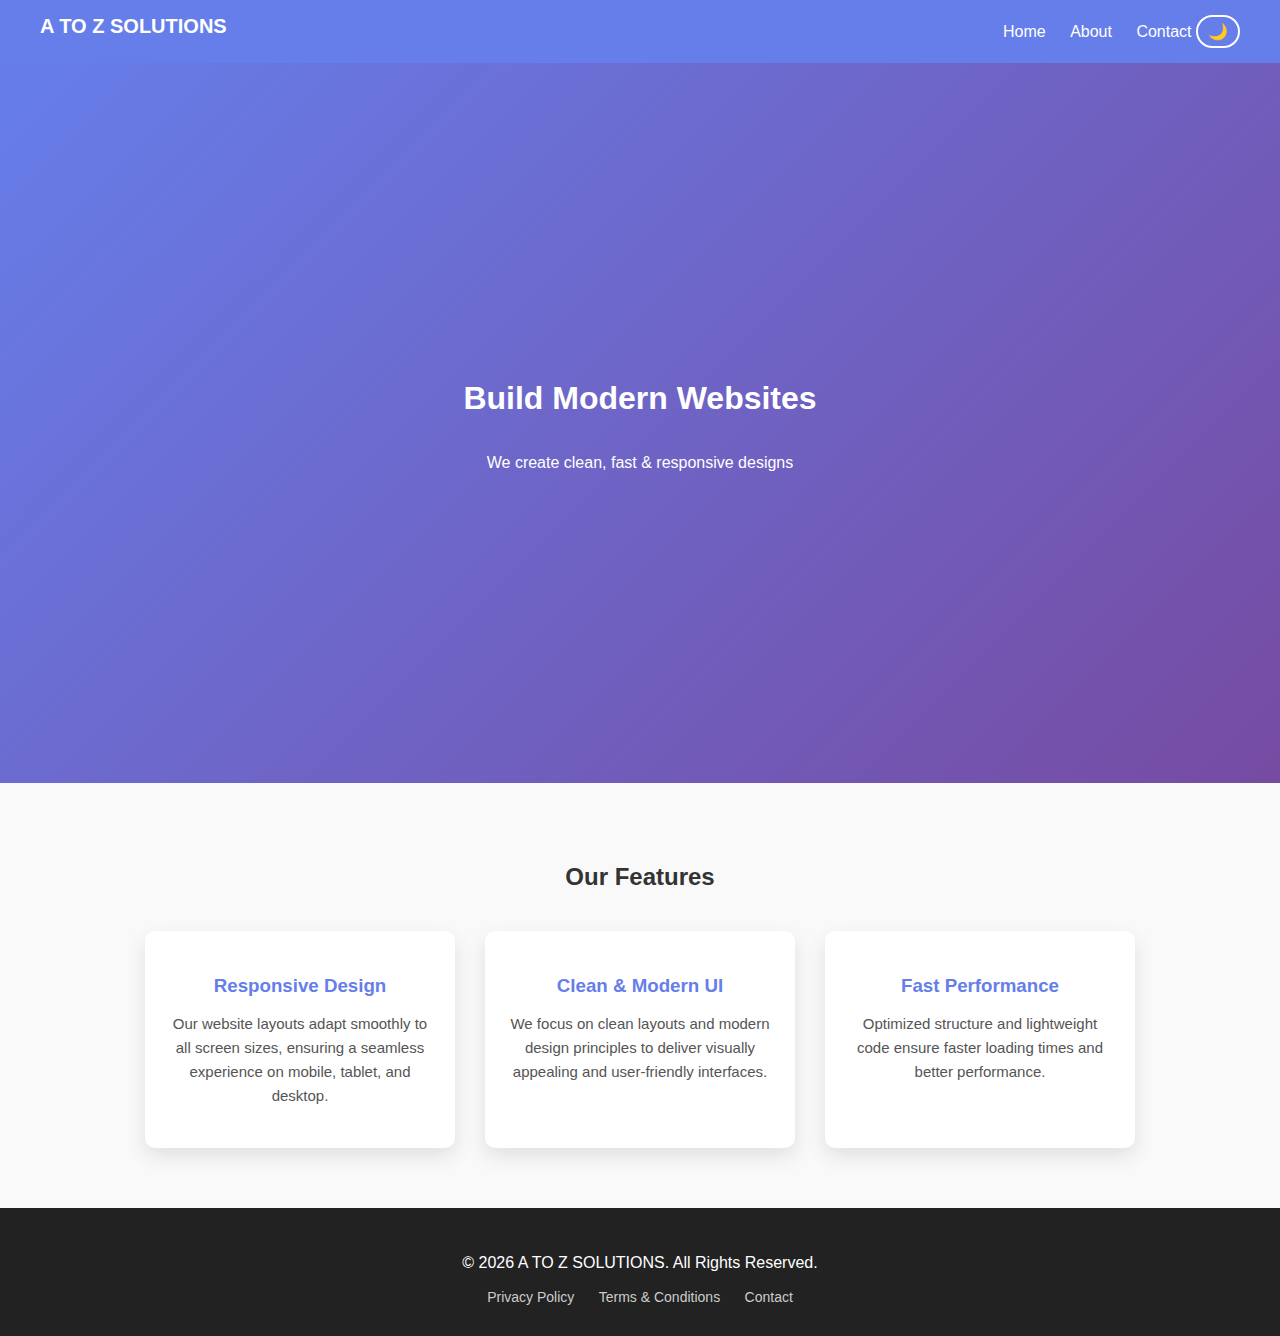
<file: index.html>
<!DOCTYPE html>
<html>
<head>
  <title>Home</title>
  <link rel="stylesheet" href="style.css">
</head>
<body>

<div id="header"></div>


<!-- Hero Section -->
<section class="hero" id="home">
  <h1>Build Modern Websites</h1>
  <p>We create clean, fast & responsive designs</p>
</section>

<!-- Features Section -->
<section class="features" id="about">
  <h2>Our Features</h2>

  <div class="feature-container">

    <div class="feature-card">
      <h3>Responsive Design</h3>
      <p>
        Our website layouts adapt smoothly to all screen sizes,
        ensuring a seamless experience on mobile, tablet, and desktop.
      </p>
    </div>

    <div class="feature-card">
      <h3>Clean & Modern UI</h3>
      <p>
        We focus on clean layouts and modern design principles
        to deliver visually appealing and user-friendly interfaces.
      </p>
    </div>

    <div class="feature-card">
      <h3>Fast Performance</h3>
      <p>
        Optimized structure and lightweight code ensure
        faster loading times and better performance.
      </p>
    </div>

  </div>
</section>


<div id="footer"></div>

<!-- JavaScript -->
<script src="script.js"></script>

</body>
</html>
</file>
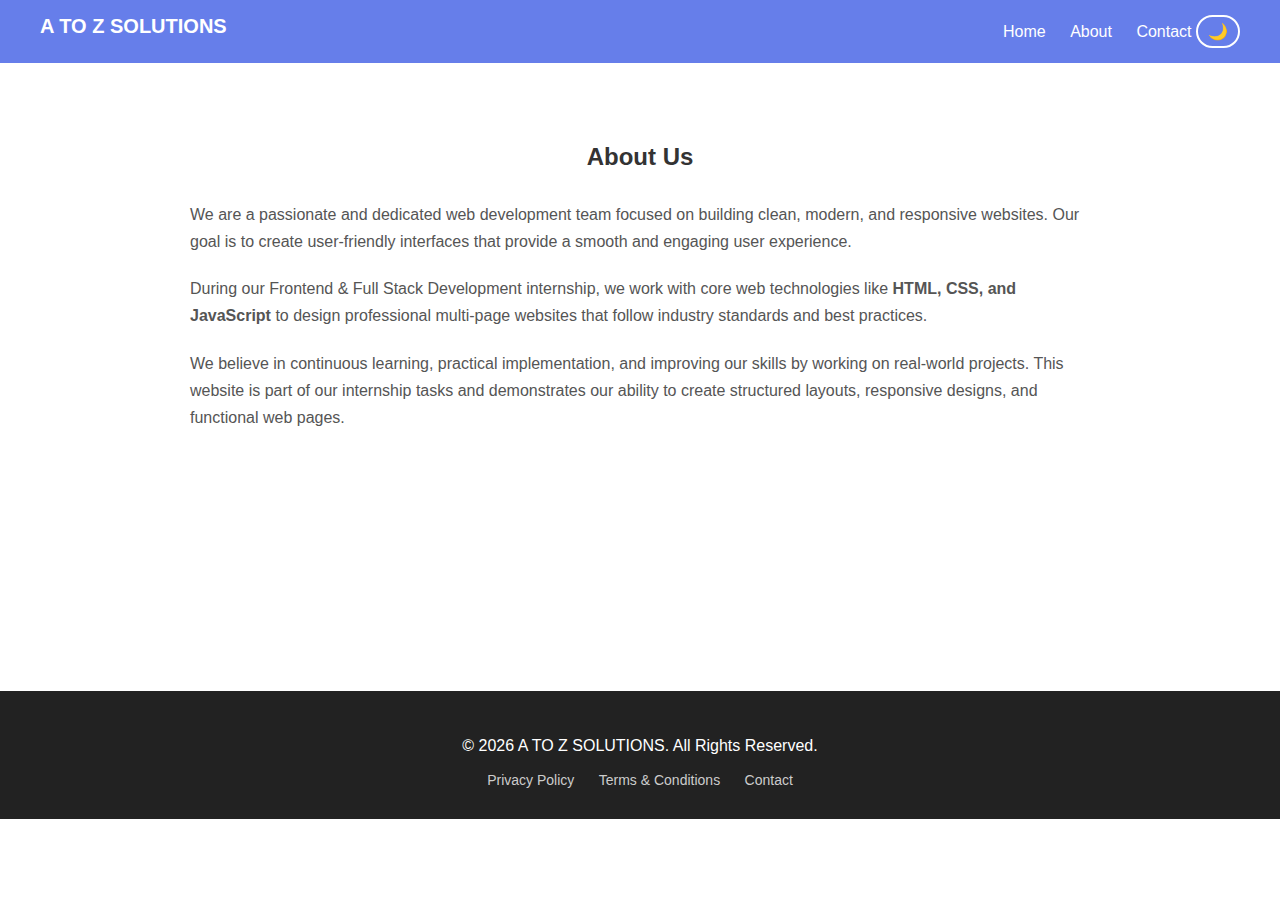
<file: about.html>
<!DOCTYPE html>
<html>
<head>
  <title>About</title>
  <link rel="stylesheet" href="style.css">
</head>
<body>

<div id="header"></div>

<!-- About Section -->
<section class="about-section" id="about">
  <h2>About Us</h2>

  <p>
    We are a passionate and dedicated web development team focused on building
    clean, modern, and responsive websites. Our goal is to create user-friendly
    interfaces that provide a smooth and engaging user experience.
  </p>

  <p>
    During our Frontend & Full Stack Development internship, we work with core
    web technologies like <strong>HTML, CSS, and JavaScript</strong> to design
    professional multi-page websites that follow industry standards and best
    practices.
  </p>

  <p>
    We believe in continuous learning, practical implementation, and improving
    our skills by working on real-world projects. This website is part of our
    internship tasks and demonstrates our ability to create structured layouts,
    responsive designs, and functional web pages.
  </p>
</section>
<br><br><br><br><br><br><br><br><br><br>
<!-- Footer -->
<div id="footer"></div>

<!-- JavaScript -->
<script src="script.js"></script>

</body>
</html>
</file>
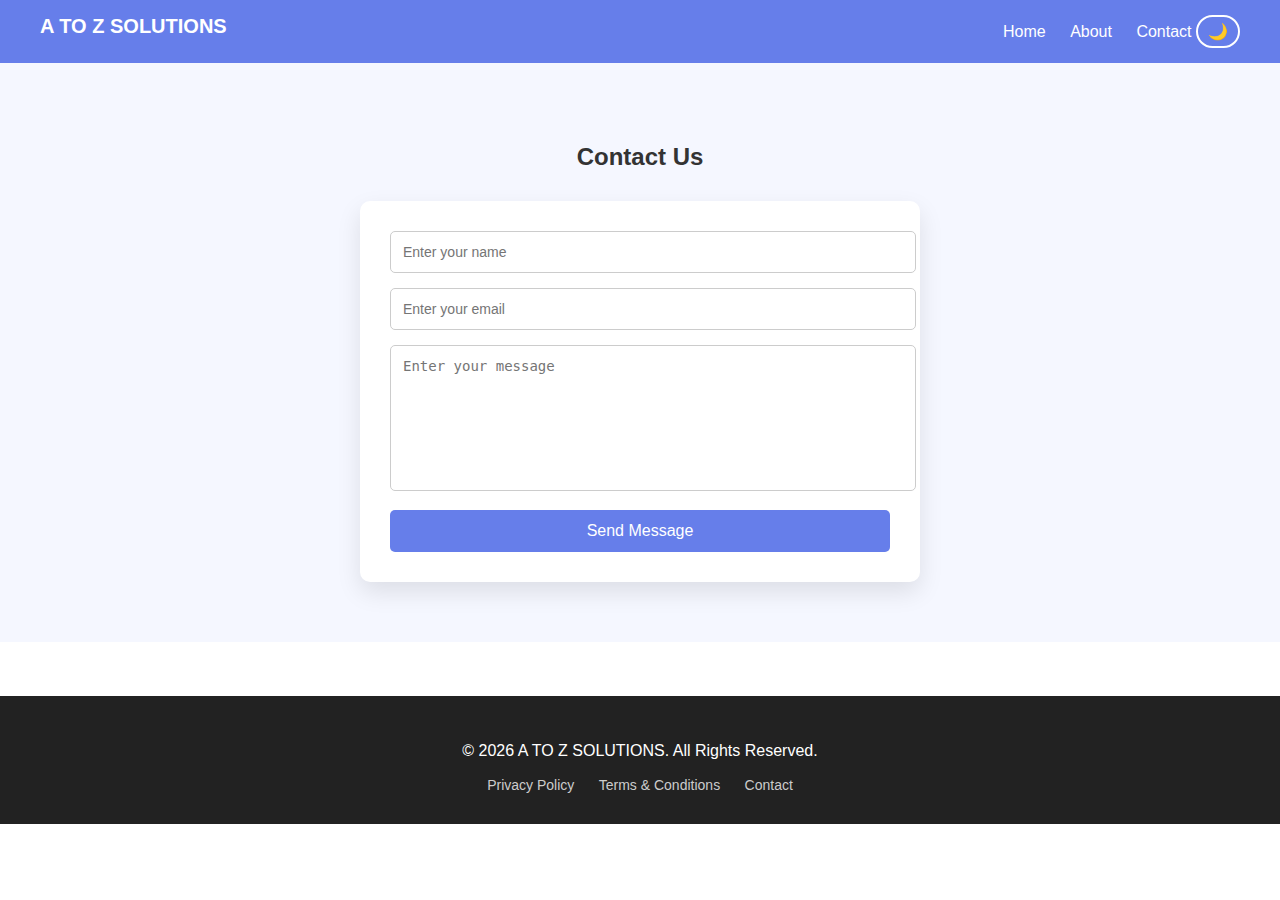
<file: contact.html>
<!DOCTYPE html>
<html>
<head>
  <title>Contact</title>
  <link rel="stylesheet" href="style.css">
</head>
<body>

<div id="header"></div>

<!-- Contact Section -->
<section class="contact-section" id="contact">
  <h2>Contact Us</h2>

  <div class="contact-box">
    <form id="contactForm">
      <input type="text" id="name" placeholder="Enter your name">
      <small id="nameError"></small>

      <input type="email" id="email" placeholder="Enter your email">
      <small id="emailError"></small>

      <textarea id="message" placeholder="Enter your message"></textarea>

      <button type="submit">Send Message</button>
    </form>
  </div>
</section>
<br><br><br>
<!-- Footer -->
<div id="footer"></div>

<!-- JavaScript -->
<script src="script.js"></script>

</body>
</html>
</file>
<file: style.css>
.navbar {
  
  
  display: flex;
  justify-content: space-between;
  padding: 15px 40px;
  background: #667eea;
}

.logo {
  color: white;
  font-weight: bold;
  font-size: 20px;
}

.nav-links a {
  color: white;
  margin-left: 20px;
  text-decoration: none;
}

.nav-links a:hover {
  text-decoration: underline;
}

body {
  margin: 0;
  font-family: Arial, sans-serif;
}

.hero {
  height: 80vh;
  background: linear-gradient(135deg, #667eea, #764ba2);
  color: white;
  display: flex;
  flex-direction: column;
  justify-content: center;
  align-items: center;
}

.content {
  padding: 40px;
}

form input, form textarea {
  width: 100%;
  padding: 10px;
  margin-bottom: 15px;
}

button {
  padding: 10px 20px;
  background: #667eea;
  color: white;
  border: none;
}

.about-section {
  padding: 60px 40px;
  max-width: 900px;
  margin: auto;
}

.about-section h2 {
  text-align: center;
  margin-bottom: 30px;
  color: #333;
}

.about-section p {
  font-size: 16px;
  line-height: 1.7;
  color: #555;
  margin-bottom: 20px;
}

.features {
  padding: 60px 40px;
  background: #f9f9f9;
  text-align: center;
}

.features h2 {
  margin-bottom: 40px;
  color: #333;
}

.feature-container {
  display: flex;
  justify-content: center;
  gap: 30px;
  flex-wrap: wrap;
}

.feature-card {
  background: white;
  padding: 25px;
  width: 260px;
  border-radius: 10px;
  box-shadow: 0 8px 20px rgba(0,0,0,0.1);
  transition: transform 0.3s;
}

.feature-card:hover {
  transform: translateY(-10px);
}

.feature-card h3 {
  margin-bottom: 15px;
  color: #667eea;
}

.feature-card p {
  font-size: 15px;
  color: #555;
  line-height: 1.6;
}
.contact-section {
  padding: 60px 20px;
  background: #f5f7ff;
  text-align: center;
}

.contact-section h2 {
  margin-bottom: 30px;
  color: #333;
}

.contact-box {
  max-width: 500px;
  margin: auto;
  background: white;
  padding: 30px;
  border-radius: 10px;
  box-shadow: 0 10px 25px rgba(0,0,0,0.1);
}

.contact-box input,
.contact-box textarea {
  width: 100%;
  padding: 12px;
  margin-bottom: 15px;
  border: 1px solid #ccc;
  border-radius: 5px;
  font-size: 14px;
}

.contact-box textarea {
  height: 120px;
  resize: none;
}

.contact-box button {
  width: 100%;
  padding: 12px;
  background: #667eea;
  color: white;
  border: none;
  border-radius: 5px;
  font-size: 16px;
  cursor: pointer;
  transition: 0.3s;
}

.contact-box button:hover {
  background: #764ba2;
}
footer {
  background: #222;
  color: #fff;
  text-align: center;
  padding: 30px 10px;
}

.footer-links {
  margin-top: 10px;
}

.footer-links a {
  color: #ccc;
  margin: 0 10px;
  text-decoration: none;
  font-size: 14px;
}

.footer-links a:hover {
  color: #667eea;
}

.toggle-btn {
  background: transparent;
  border: 2px solid white;
  color: white;
  font-size: 16px;
  padding: 5px 10px;
  border-radius: 20px;
  cursor: pointer;
}

.toggle-btn:hover {
  background: white;
  color: #333;
}

/* ===== DARK MODE (FINAL FIX) ===== */
body.dark {
  background-color: #121212;
  color: #ffffff;
}

/* Navbar */
body.dark .navbar {
  background: #1e1e1e;
}

/* Sections */
body.dark .hero {
  background: linear-gradient(135deg, #232526, #414345);
}

body.dark .features {
  background: #181818;
}

body.dark .about-section {
  background: #121212;
}

body.dark .contact-section {
  background: #121212;
}

/* Cards & boxes */
body.dark .feature-card,
body.dark .contact-box {
  background: #1e1e1e;
  color: #ffffff;
}

/* Text fix */
body.dark h1,
body.dark h2,
body.dark h3,
body.dark p {
  color: #ffffff;
}

/* Footer */
body.dark footer {
  background: #000;
}

.navbar {
  background: #667eea;
  transition: background 0.3s ease;
}

.navbar.scrolled {
  background: #333;
}
</file>
